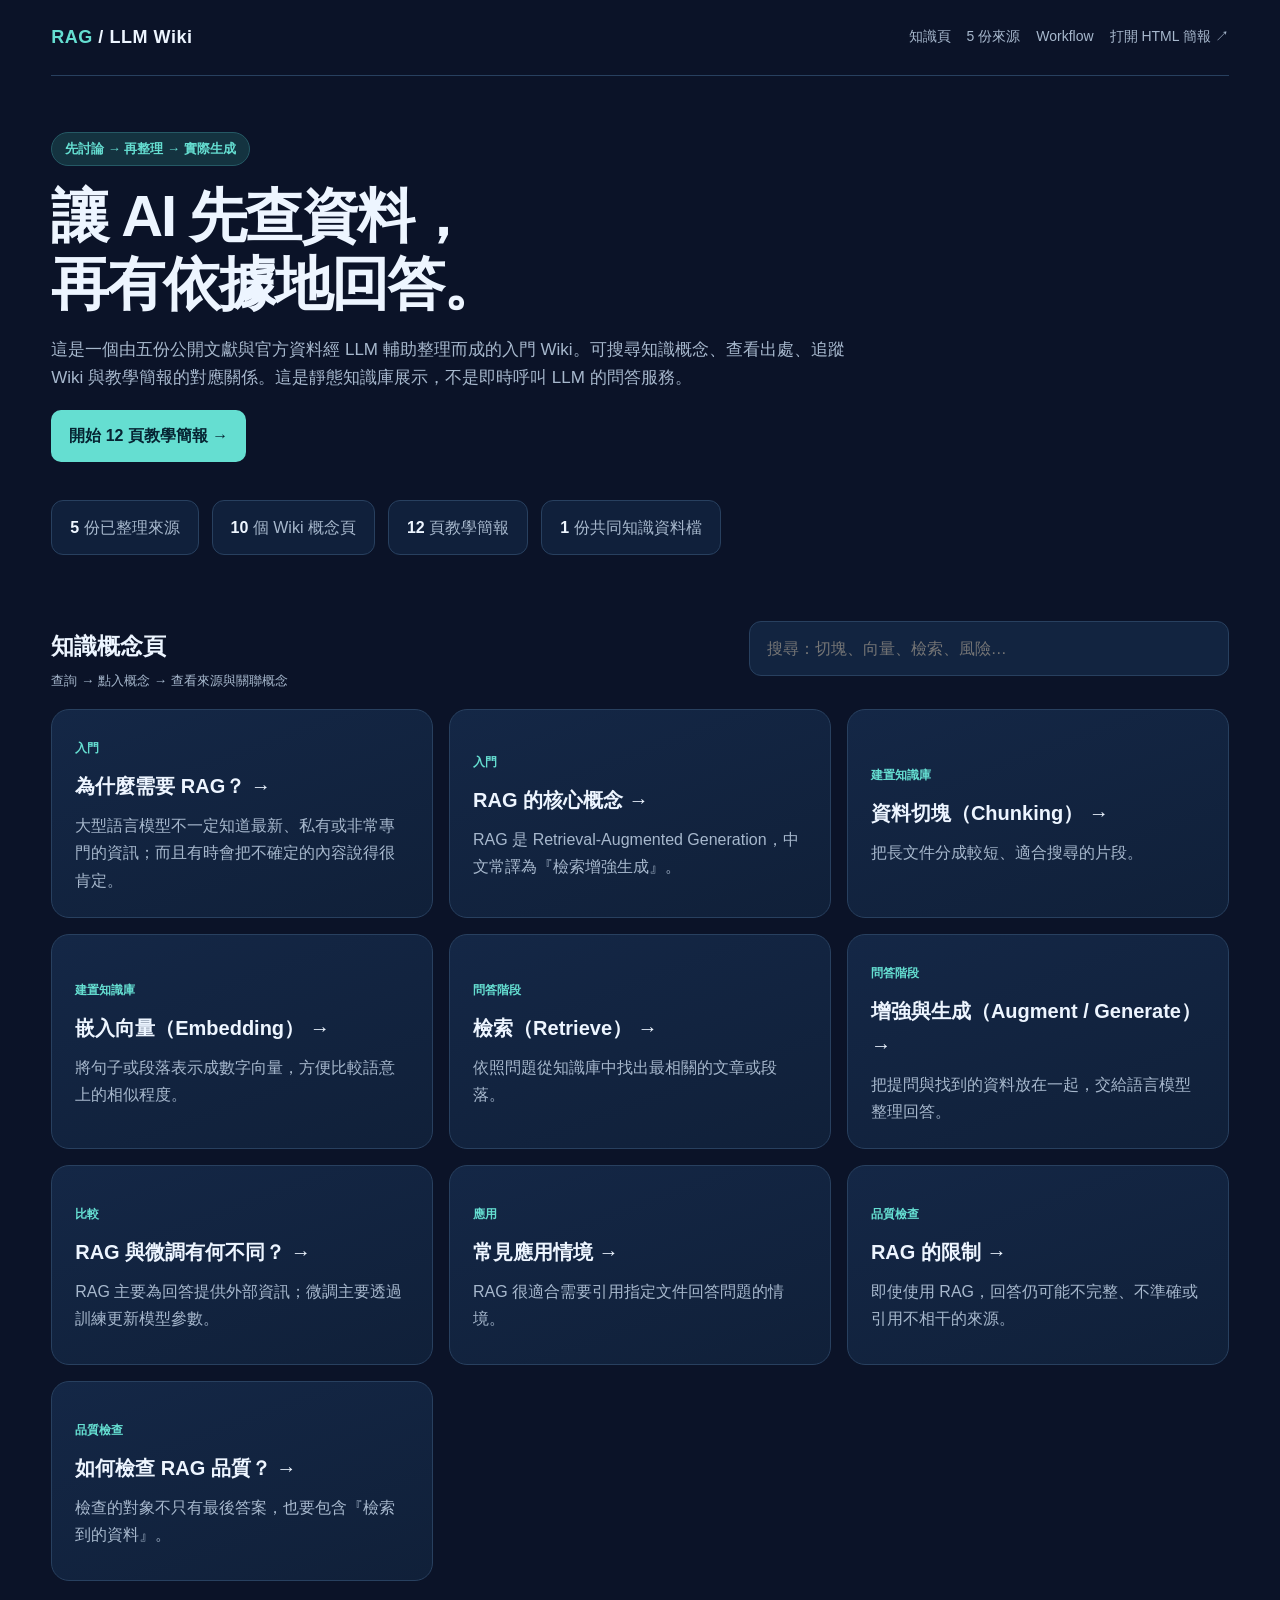
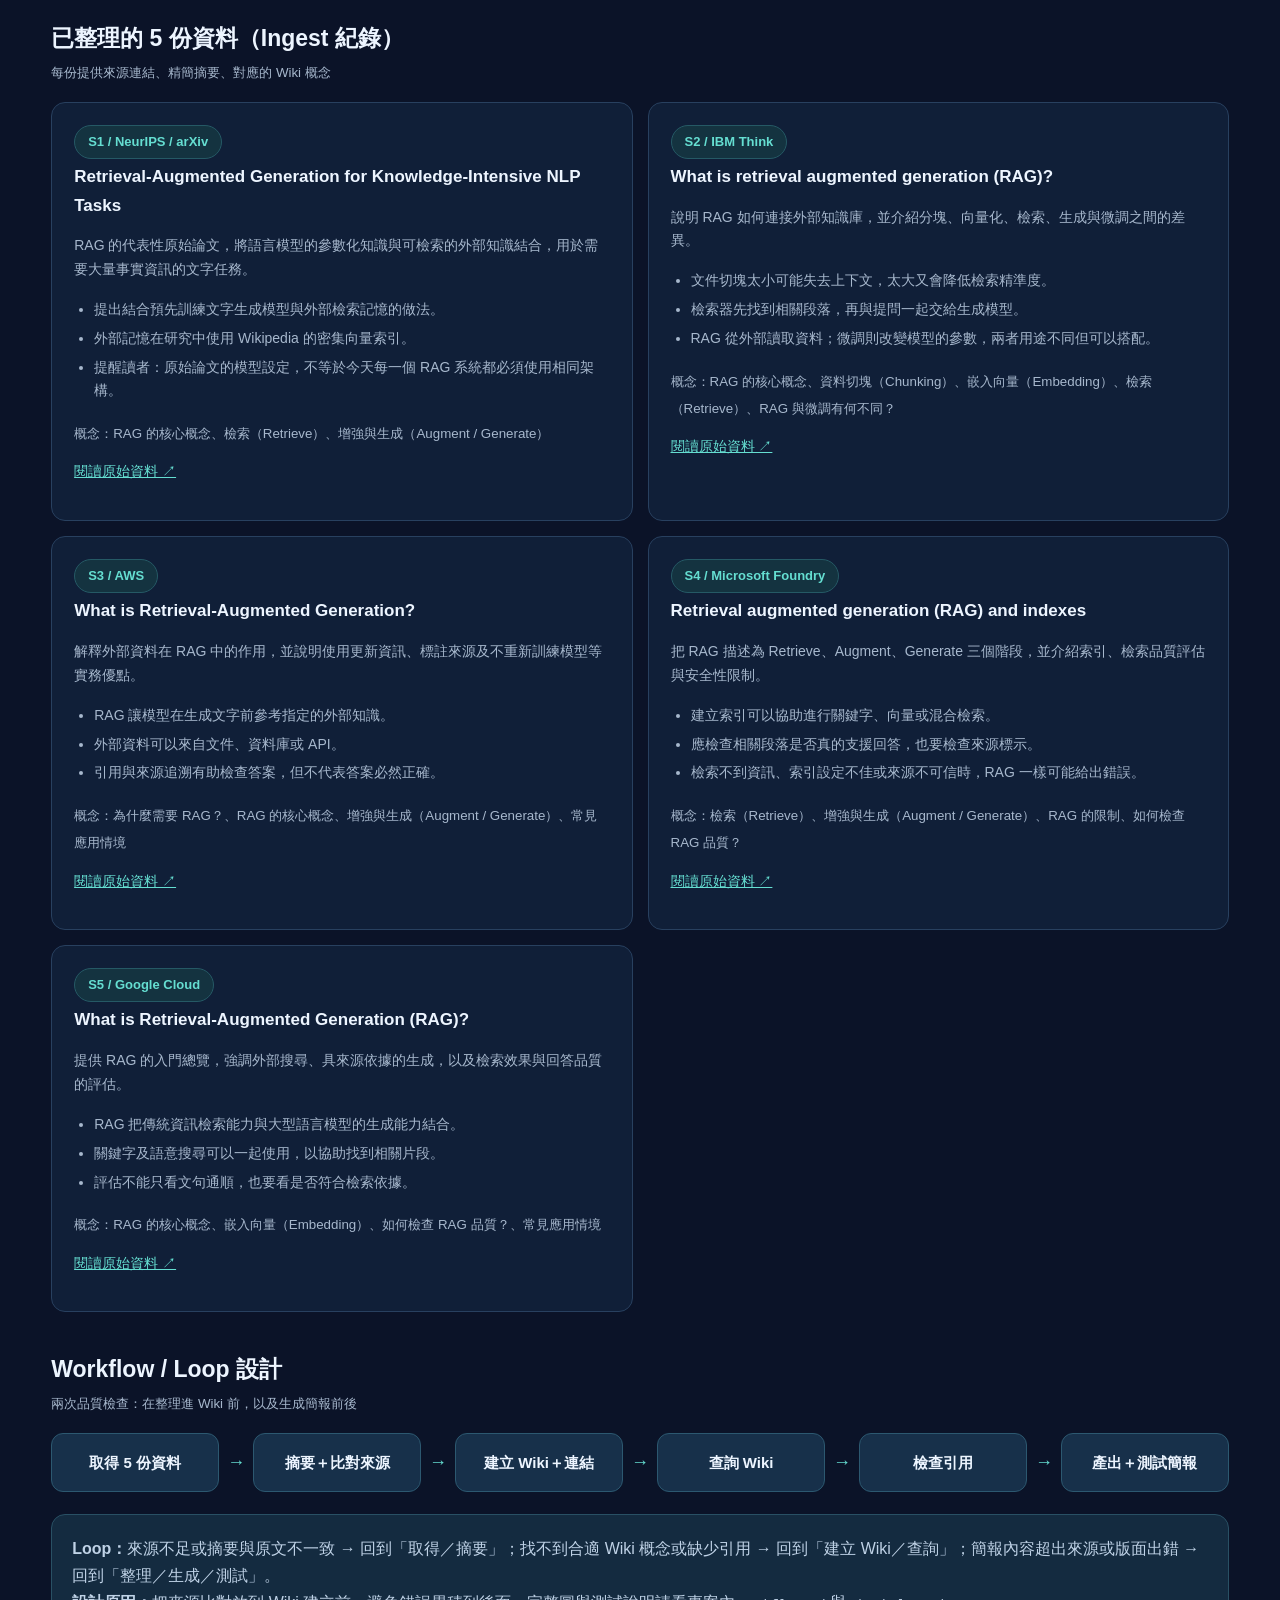
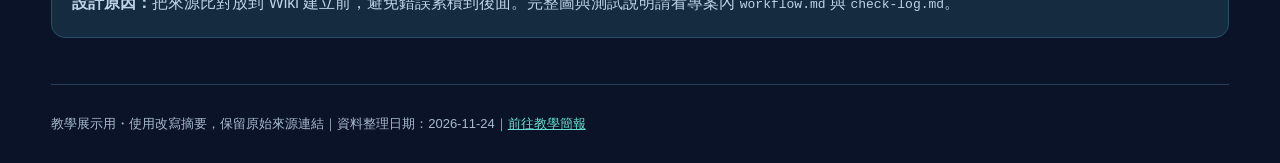
<file: index.html>
<!doctype html><html lang="zh-Hant"><head><meta charset="utf-8"><meta name="viewport" content="width=device-width, initial-scale=1"><meta name="description" content="RAG 入門 LLM Wiki：5 份來源、10 個概念、知識連結與教學簡報。"><title>RAG 新手 Wiki｜LLM Wiki 作業</title><link rel="stylesheet" href="site.css"></head><body>
<div class="wrap"><header class="topbar"><div class="brand"><span>RAG</span> / LLM Wiki</div><nav class="topnav"><a href="#concepts">知識頁</a><a href="#sources">5 份來源</a><a href="#workflow">Workflow</a><a href="slides.html">打開 HTML 簡報 ↗</a></nav></header>
<section class="hero"><span class="pill">先討論 → 再整理 → 實際生成</span><h1>讓 AI 先查資料，<br>再有依據地回答。</h1><p>這是一個由五份公開文獻與官方資料經 LLM 輔助整理而成的入門 Wiki。可搜尋知識概念、查看出處、追蹤 Wiki 與教學簡報的對應關係。這是靜態知識庫展示，不是即時呼叫 LLM 的問答服務。</p><a href="slides.html" class="btn">開始 12 頁教學簡報 →</a></section>
<div class="stats"><div class="stat"><b id="sourceCount">5</b> 份已整理來源</div><div class="stat"><b id="conceptCount">10</b> 個 Wiki 概念頁</div><div class="stat"><b>12</b> 頁教學簡報</div><div class="stat"><b>1</b> 份共同知識資料檔</div></div>
<section id="concepts"><div class="section-head"><div><h2>知識概念頁</h2><small>查詢 → 點入概念 → 查看來源與關聯概念</small></div><input id="search" class="search" aria-label="搜尋 Wiki" type="search" placeholder="搜尋：切塊、向量、檢索、風險…"></div><article id="reader" class="reader" aria-live="polite"></article><div id="cards" class="grid"></div><p id="noresults" style="display:none;color:var(--muted)">找不到符合的概念，請試試其他關鍵字。</p></section>
<section id="sources"><div class="section-head"><div><h2>已整理的 5 份資料（Ingest 紀錄）</h2><small>每份提供來源連結、精簡摘要、對應的 Wiki 概念</small></div></div><div id="sourceCards" class="sources"></div></section>
<section id="workflow"><div class="section-head"><div><h2>Workflow / Loop 設計</h2><small>兩次品質檢查：在整理進 Wiki 前，以及生成簡報前後</small></div></div><div class="workflow"><div class="step">取得 5 份資料</div><div class="arrow">→</div><div class="step">摘要＋比對來源</div><div class="arrow">→</div><div class="step">建立 Wiki＋連結</div><div class="arrow">→</div><div class="step">查詢 Wiki</div><div class="arrow">→</div><div class="step">檢查引用</div><div class="arrow">→</div><div class="step">產出＋測試簡報</div></div><div class="notice"><strong>Loop：</strong>來源不足或摘要與原文不一致 → 回到「取得／摘要」；找不到合適 Wiki 概念或缺少引用 → 回到「建立 Wiki／查詢」；簡報內容超出來源或版面出錯 → 回到「整理／生成／測試」。<br><strong>設計原因：</strong>把來源比對放到 Wiki 建立前，避免錯誤累積到後面。完整圖與測試說明請看專案內 <code>workflow.md</code> 與 <code>check-log.md</code>。</div></section>
<footer class="footer">教學展示用・使用改寫摘要，保留原始來源連結｜資料整理日期：2026-11-24｜<a href="slides.html">前往教學簡報</a></footer></div>
<script src="wiki-data.js"></script><script>
(()=>{'use strict';const W=window.RAG_WIKI;const cards=document.getElementById('cards'),reader=document.getElementById('reader'),srcContainer=document.getElementById('sourceCards');const esc=s=>String(s).replace(/[&<>"']/g,c=>({'&':'&amp;','<':'&lt;','>':'&gt;','"':'&quot;',"'":'&#39;'}[c]));const byId=id=>W.concepts.find(c=>c.id===id);const src=id=>W.sources.find(s=>s.id===id);document.getElementById('conceptCount').textContent=W.concepts.length;document.getElementById('sourceCount').textContent=W.sources.length;
function showCards(q=''){q=q.toLowerCase().trim();let found=W.concepts.filter(c=>(c.name+' '+c.intro+' '+c.details+' '+c.category).toLowerCase().includes(q));cards.innerHTML=found.map(c=>`<button type="button" class="tile" style="color:inherit;text-align:left" data-id="${esc(c.id)}"><span class="meta">${esc(c.category)}</span><h3>${esc(c.name)} →</h3><p>${esc(c.intro)}</p></button>`).join('');document.getElementById('noresults').style.display=found.length?'none':'block';cards.querySelectorAll('[data-id]').forEach(b=>b.addEventListener('click',()=>openConcept(b.dataset.id)));}
function openConcept(id){const c=byId(id);if(!c)return;reader.classList.add('active');reader.innerHTML=`<button class="readerclose" type="button" id="readerclose">關閉 ×</button><span class="pill">${esc(c.category)}</span><h3>${esc(c.name)}</h3><p><strong>${esc(c.intro)}</strong></p><p>${esc(c.details)}</p><div class="box"><strong>生活化比喻</strong><div>${esc(c.analogy)}</div></div><p><strong>一分鐘重點：</strong>${esc(c.takeaway)}</p><p><strong>來源追溯：</strong><br>${c.sources.map(id=>{const s=src(id);return `<a class="source-link" href="${esc(s.url)}" target="_blank" rel="noopener noreferrer">${id}｜${esc(s.publisher)} ↗</a>`}).join('')}</p><p><strong>延伸閱讀：</strong></p><div class="chips">${c.related.map(id=>`<button class="chip" type="button" data-go="${esc(id)}">${esc(byId(id).name)}</button>`).join('')}</div>`;document.getElementById('readerclose').addEventListener('click',()=>{reader.classList.remove('active');try{history.replaceState(null,'',location.pathname+'#concepts')}catch(e){}});reader.querySelectorAll('[data-go]').forEach(b=>b.addEventListener('click',()=>openConcept(b.dataset.go)));try{history.replaceState(null,'',location.pathname+'?concept='+encodeURIComponent(id)+'#concepts')}catch(e){};reader.scrollIntoView({behavior:'smooth',block:'start'});}
function showSources(){srcContainer.innerHTML=W.sources.map(s=>`<article class="sourcecard" id="${esc(s.id)}"><span class="pill">${s.id} / ${esc(s.publisher)}</span><h3>${esc(s.title)}</h3><p>${esc(s.summary)}</p><ul>${s.points.map(p=>`<li>${esc(p)}</li>`).join('')}</ul><small style="color:var(--muted)">概念：${s.concepts.map(id=>esc(byId(id).name)).join('、')}</small><p><a href="${esc(s.url)}" target="_blank" rel="noopener noreferrer">閱讀原始資料 ↗</a></p></article>`).join('');}
document.getElementById('search').addEventListener('input',e=>showCards(e.target.value));showCards();showSources();const selected=new URLSearchParams(location.search).get('concept');if(selected&&byId(selected))setTimeout(()=>openConcept(selected),60);
})();
</script></body></html>
</file>
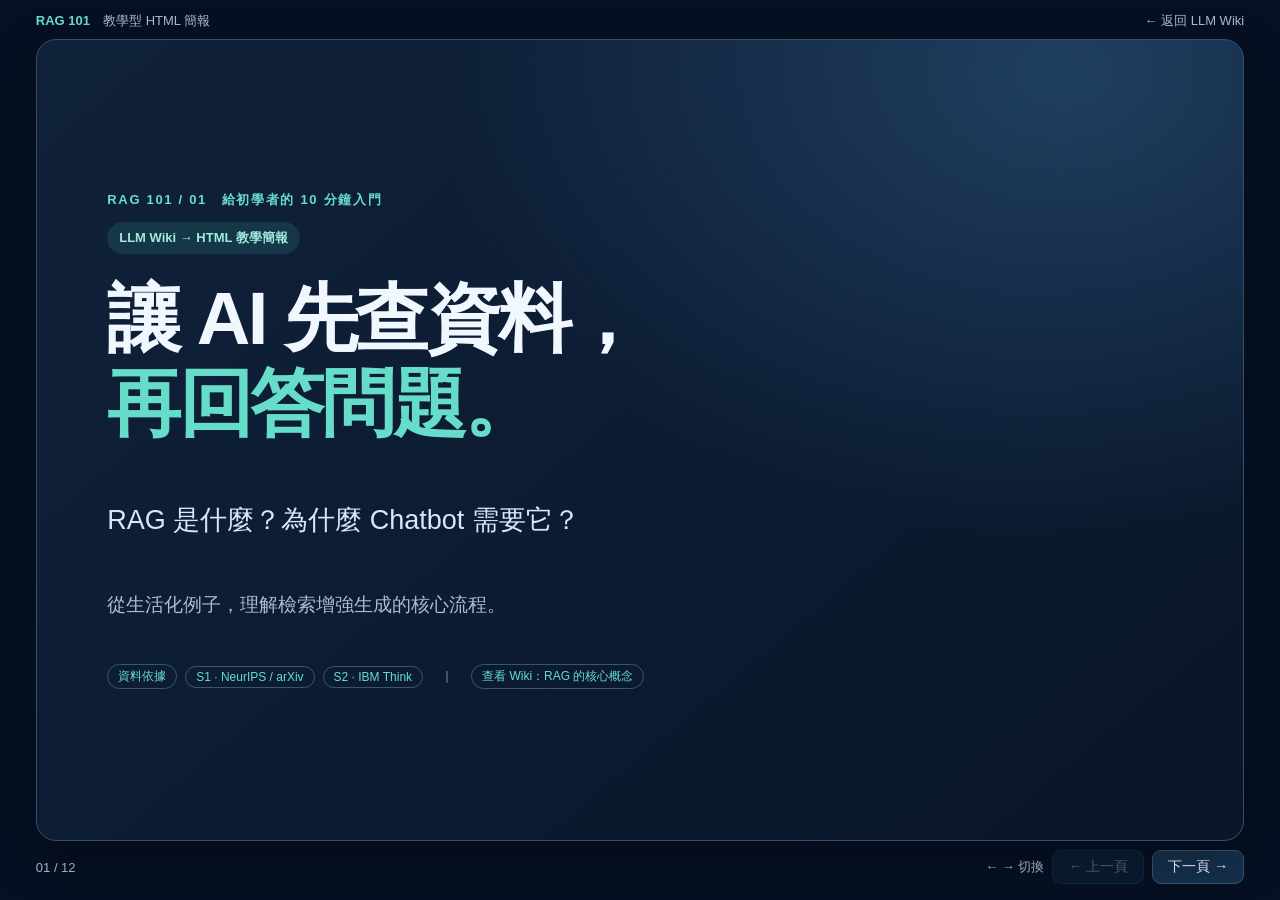
<file: slides.html>
<!doctype html><html lang="zh-Hant"><head><meta charset="utf-8"><meta name="viewport" content="width=device-width, initial-scale=1"><meta name="description" content="RAG 零基礎入門：從先查資料、切塊與檢索，到有來源依據的回答。"><title>RAG 是什麼？｜教學 HTML 簡報</title><link rel="stylesheet" href="slides.css"></head><body><main class="deck"><header class="decktop"><div><b>RAG 101</b>　教學型 HTML 簡報</div><a href="index.html">← 返回 LLM Wiki</a></header><section class="stage" id="stage"><article class="slide" id="slide" aria-live="polite"></article></section><footer class="deckbottom"><div style="display:flex;align-items:center;gap:12px"><span id="counter">01 / 12</span><div class="progress" aria-hidden="true"><div id="bar"></div></div></div><div style="display:flex;align-items:center;gap:8px"><span class="note" id="keys">← → 切換</span><button class="navbtn" id="prev" type="button">← 上一頁</button><button class="navbtn" id="next" type="button">下一頁 →</button></div></footer></main><script src="wiki-data.js"></script><script src="slides.js"></script></body></html>
</file>
<file: site.css>
:root{--bg:#0b1328;--panel:#111f3a;--panel2:#182b4a;--text:#edf5ff;--muted:#a7b8cd;--accent:#65ded1;--stroke:#28405f;--amber:#ffc879;--radius:18px}*{box-sizing:border-box}body{margin:0;background:var(--bg);color:var(--text);font-family:-apple-system,BlinkMacSystemFont,"Noto Sans TC","PingFang TC","Microsoft JhengHei",sans-serif;line-height:1.7}a{color:var(--accent)}button,input{font:inherit}button{cursor:pointer}.wrap{width:min(1180px,92vw);margin:auto}.topbar{display:flex;align-items:center;justify-content:space-between;gap:18px;padding:22px 0;border-bottom:1px solid var(--stroke)}.brand{font-size:18px;font-weight:800;letter-spacing:.03em}.brand span{color:var(--accent)}.topnav{display:flex;gap:16px;align-items:center;flex-wrap:wrap}.topnav a{color:var(--muted);text-decoration:none;font-size:14px}.topnav a:hover{color:var(--accent)}.pill{display:inline-block;color:var(--accent);background:#143340;border:1px solid #255965;border-radius:100px;font-size:13px;padding:5px 13px;font-weight:700}.hero{padding:56px 0 28px}.hero h1{font-size:clamp(32px,4.6vw,58px);line-height:1.18;letter-spacing:-.035em;margin:16px 0}.hero p{max-width:820px;color:var(--muted);font-size:17px}.stats{display:flex;gap:13px;flex-wrap:wrap;padding:10px 0 28px}.stat{border:1px solid var(--stroke);border-radius:12px;padding:13px 18px;background:#10203b;color:var(--muted)}.stat b{color:var(--text)}.section-head{display:flex;justify-content:space-between;align-items:baseline;gap:20px;flex-wrap:wrap;margin:38px 0 16px}.section-head h2{margin:0;font-size:23px}.section-head small{color:var(--muted)}.grid{display:grid;grid-template-columns:repeat(3,minmax(0,1fr));gap:16px}.tile{border:1px solid var(--stroke);border-radius:var(--radius);background:linear-gradient(160deg,#142746,#102039);padding:23px;transition:transform .2s,border-color .2s;min-height:200px}.tile:hover{border-color:var(--accent);transform:translateY(-2px)}.tile h3{font-size:20px;margin:9px 0}.tile p{color:var(--muted);margin:0}.tile .meta{font-size:12px;color:var(--accent);font-weight:700}.search{width:min(100%,480px);background:#122440;border:1px solid var(--stroke);color:var(--text);padding:13px 17px;border-radius:12px;outline:none}.search:focus{border-color:var(--accent)}.reader{border:1px solid #325674;background:#10223d;border-radius:20px;padding:29px;display:none;margin:20px 0}.reader.active{display:block}.reader h3{font-size:26px;margin:3px 0 9px}.reader p{color:#d6e5f4}.source-link{display:inline-block;margin:4px 8px 4px 0;padding:5px 10px;border:1px solid #345679;border-radius:8px;text-decoration:none;font-size:13px}.source-link:hover{background:#203b59}.readerclose{float:right;border:1px solid var(--stroke);color:var(--muted);background:#1b3551;border-radius:8px;padding:4px 11px}.box{background:#183250;border-left:4px solid var(--accent);padding:14px 19px;border-radius:6px;margin:16px 0}.sources{display:grid;grid-template-columns:repeat(2,minmax(0,1fr));gap:15px}.sourcecard{border:1px solid var(--stroke);border-radius:14px;background:#101f38;padding:22px}.sourcecard h3{font-size:17px;margin:4px 0}.sourcecard p,.sourcecard li{color:var(--muted);font-size:14px}.sourcecard li{margin-bottom:5px}.sourcecard ul{padding-left:20px}.workflow{display:flex;gap:8px;align-items:stretch;flex-wrap:wrap}.step{background:#17304a;border:1px solid #2c5870;border-radius:12px;padding:16px 14px;flex:1;min-width:120px;text-align:center;font-size:15px;font-weight:700}.arrow{align-self:center;font-size:18px;color:var(--accent)}.notice{margin:22px 0;padding:20px;background:#142b40;border:1px solid #295064;border-radius:14px;color:#bfd2e6}.footer{border-top:1px solid var(--stroke);margin:46px 0 0;padding:28px 0;color:var(--muted);font-size:13px}.btn{background:var(--accent);border:0;color:#062432;padding:12px 18px;border-radius:10px;font-weight:800;text-decoration:none;display:inline-block}.btn.secondary{background:#1c3652;color:var(--text);border:1px solid #3d5870}.chips{display:flex;gap:8px;flex-wrap:wrap}.chip{border:1px solid #3d6070;border-radius:100px;padding:5px 11px;color:var(--muted);font-size:12px;background:transparent}.chip:hover{color:var(--accent);border-color:var(--accent)}
@media(max-width:850px){.grid{grid-template-columns:repeat(2,1fr)}.sources{grid-template-columns:1fr}.topbar{align-items:flex-start;flex-direction:column}}@media(max-width:600px){.grid{grid-template-columns:1fr}.hero{padding-top:32px}.reader{padding:20px}.topnav a{font-size:13px}}
</file>
<file: slides.css>
:root{--bg:#0a1427;--ink:#f1f7ff;--muted:#a9bcd3;--cyan:#66ddcb;--blue:#19314d;--stroke:#34506f;--gold:#ffd38b}*{box-sizing:border-box}html,body{height:100%}body{background:#061022;color:var(--ink);font-family:-apple-system,BlinkMacSystemFont,"Noto Sans TC","PingFang TC","Microsoft JhengHei",sans-serif;margin:0;overflow:hidden}a{color:var(--cyan)}button{font:inherit;cursor:pointer}.deck{height:100dvh;display:flex;flex-direction:column;padding:12px min(2.8vw,36px) 16px;gap:9px}.decktop,.deckbottom{display:flex;align-items:center;justify-content:space-between;gap:15px;color:var(--muted);font-size:13px}.decktop a{text-decoration:none;color:var(--muted)}.decktop b{color:var(--cyan);font-weight:800}.stage{flex:1;min-height:0;position:relative;border:1px solid var(--stroke);border-radius:20px;overflow:auto;background:radial-gradient(ellipse at 85% 4%,#203f60 0%,transparent 43%),linear-gradient(140deg,#10213a,#0b1a30 64%,#0a1628);box-shadow:0 18px 50px #0004}.slide{min-height:100%;padding:clamp(25px,5vh,58px) clamp(23px,5.5vw,82px);display:flex;flex-direction:column;justify-content:center}.eyebrow{font-size:13px;color:var(--cyan);font-weight:800;letter-spacing:.13em;margin-bottom:13px}.slide h1{font-size:clamp(40px,5.8vw,82px);line-height:1.14;letter-spacing:-.035em;margin:0 0 25px}.slide h2{font-size:clamp(29px,4vw,53px);line-height:1.22;letter-spacing:-.022em;margin:0 0 22px}.slide h3{font-size:clamp(17px,2vw,24px);margin:0 0 8px}.lead{font-size:clamp(19px,2.2vw,27px);line-height:1.65;color:#d6e7fa;max-width:980px}.support{color:var(--muted);font-size:clamp(15px,1.5vw,19px);line-height:1.7;max-width:980px}.panel{background:#18314e;border:1px solid #375675;border-radius:15px;padding:23px;box-shadow:0 8px 24px #0002}.panel p{margin:3px 0;color:#ccdbef}.panels{display:grid;grid-template-columns:repeat(2,1fr);gap:18px;margin:15px 0}.three{grid-template-columns:repeat(3,1fr)}.tiny{font-size:14px;color:var(--muted)}.accent{color:var(--cyan)}.highlight{color:var(--gold)}.giant{font-size:clamp(58px,12vw,155px);color:#314f69;font-weight:900;line-height:1}.path{display:grid;grid-template-columns:repeat(5,1fr);gap:12px;margin:28px 0}.node{border:1px solid #396a7a;border-radius:12px;background:#16334a;padding:18px 9px;text-align:center;font-weight:800;font-size:clamp(14px,1.55vw,21px)}.node small{display:block;color:#a9c3d5;font-size:12px;font-weight:400;margin-top:6px}.twocol{display:grid;grid-template-columns:1.1fr 1fr;gap:28px;align-items:center}.callout{border-left:5px solid var(--cyan);padding:15px 25px;background:#123249;border-radius:7px;font-size:clamp(17px,2vw,24px);margin-top:24px}.sourcebar{display:flex;gap:8px;flex-wrap:wrap;margin-top:24px;align-items:center;color:var(--muted);font-size:12px}.sourcebar a,.sourcebar span{border:1px solid #385671;border-radius:100px;padding:3px 10px;color:var(--cyan);text-decoration:none}.navbtn{border:1px solid #385571;background:#15304c;color:var(--ink);padding:7px 15px;border-radius:9px;font-size:14px}.navbtn:disabled{opacity:.3;cursor:not-allowed}.progress{height:4px;background:#20344d;border-radius:50px;overflow:hidden;flex:1;max-width:400px}.progress>div{height:100%;width:10%;background:var(--cyan);transition:width .2s}.deckbottom{display:flex;justify-content:space-between;gap:12px}.quizbtn{display:block;text-align:left;width:100%;max-width:850px;padding:13px 18px;margin:8px 0;border-radius:11px;border:1px solid #3c5e7a;color:#eaf4ff;background:#19334d}.quizbtn:hover,.quizbtn:focus{border-color:var(--cyan)}.quizbtn.selected{background:#23645a;border-color:var(--cyan)}.feedback{color:var(--gold);font-weight:700;min-height:32px;margin-top:8px}.note{color:var(--muted);font-size:13px;margin:8px 0}.refs li{padding:5px 0;color:#d4e4f2;font-size:clamp(13px,1.3vw,17px)}.refs{padding-left:22px}.circle{border:2px solid #488b91;box-shadow:inset 0 0 0 12px #112b40;background:#153149;width:180px;height:180px;border-radius:50%;display:grid;place-items:center;font-size:65px;margin:auto}.tag{display:inline-flex;align-items:center;padding:7px 12px;background:#153747;color:#9eeadd;border-radius:100px;font-size:13px;font-weight:800}.compare{display:grid;grid-template-columns:1fr 1fr;gap:17px}.rowline{padding:14px;border-bottom:1px solid #334e6b}.rowline b{display:block;color:var(--cyan)}@media(max-width:760px){.deck{padding:6px;gap:5px}.slide{padding:22px}.panels,.three,.twocol,.compare{grid-template-columns:1fr}.path{grid-template-columns:1fr 1fr}.node{min-height:55px}.panel{padding:15px}.slide h2{font-size:27px}.lead{font-size:17px}.circle{width:110px;height:110px;font-size:45px}.decktop,.deckbottom{padding:4px 8px}.sourcebar{margin-top:13px}}@media print{body{overflow:visible;background:white;color:#111}.deck{display:block;height:auto}.decktop,.deckbottom{display:none}.stage{border:0;box-shadow:none;overflow:visible;background:white}.slide{break-after:page;page-break-after:always;min-height:92vh;color:#111}.slide *{color:#111!important}.slide .panel{background:white;border:1px solid #999}}
</file>
